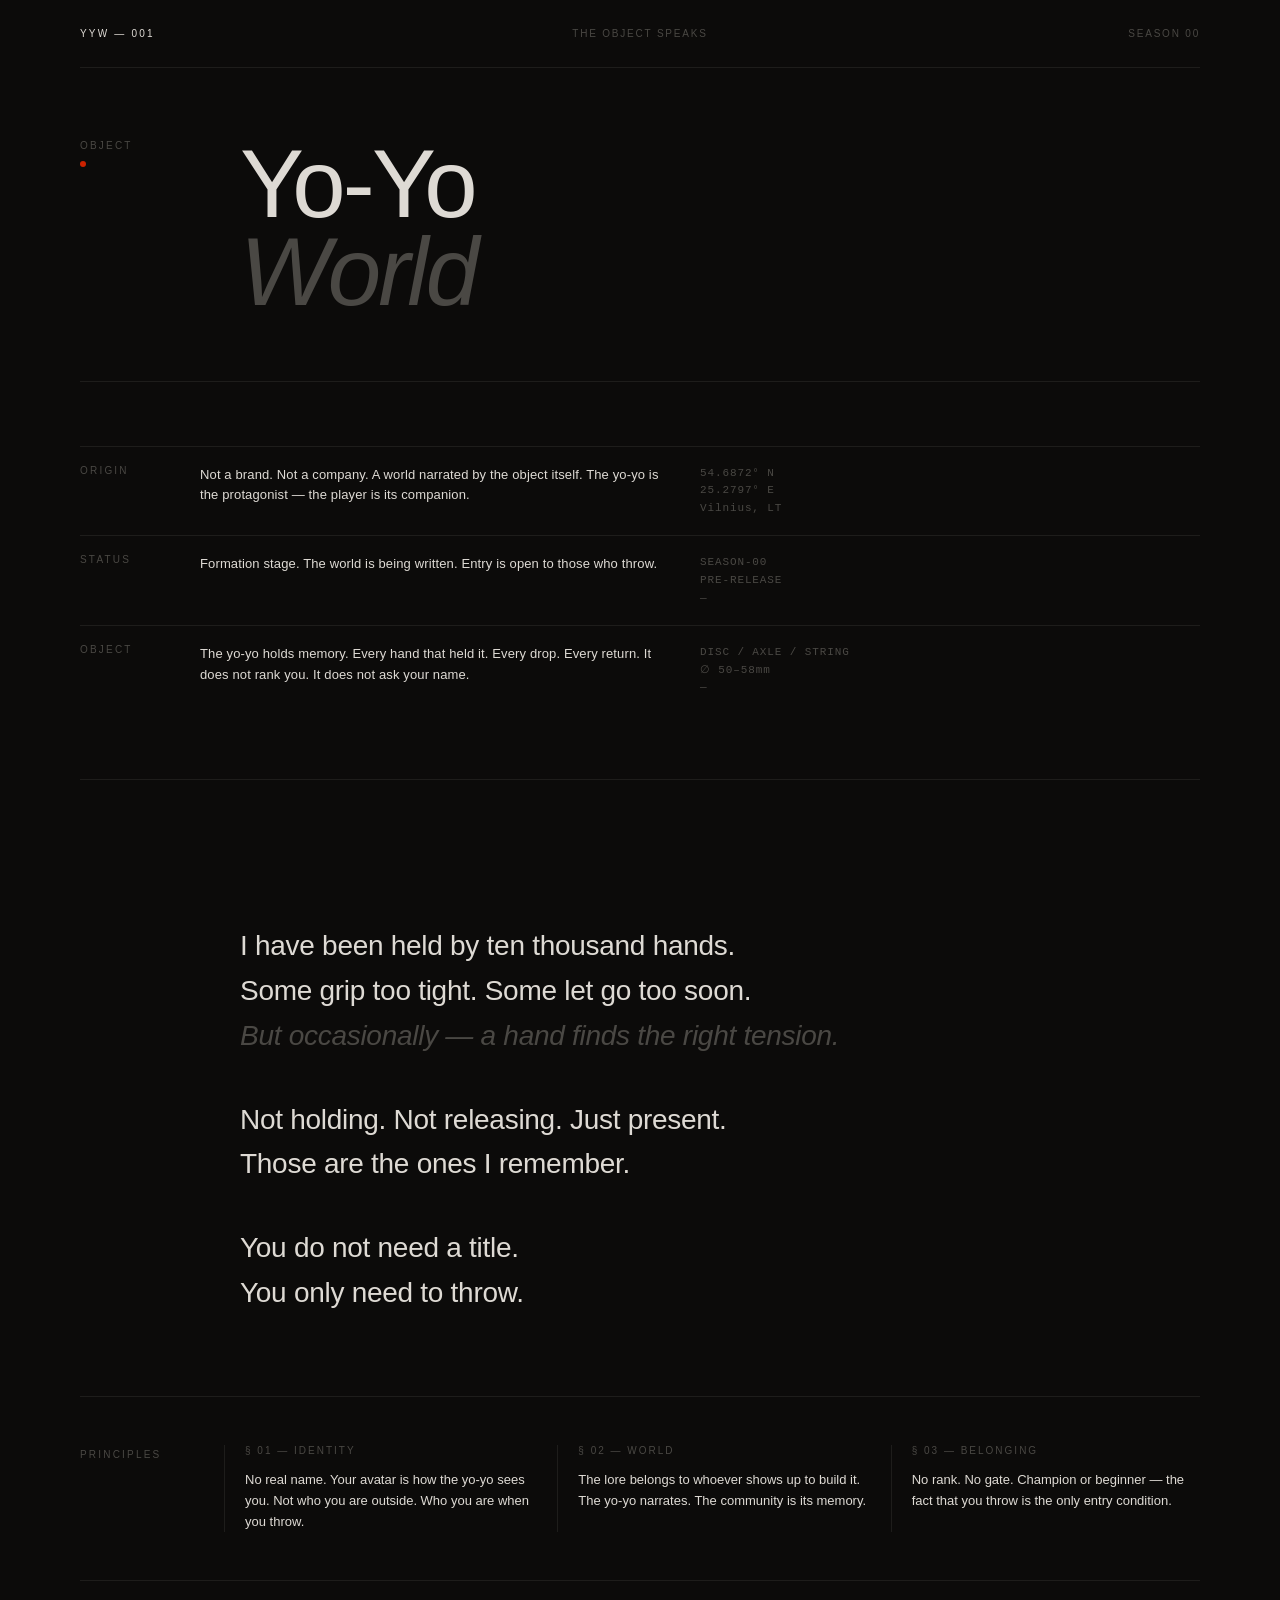
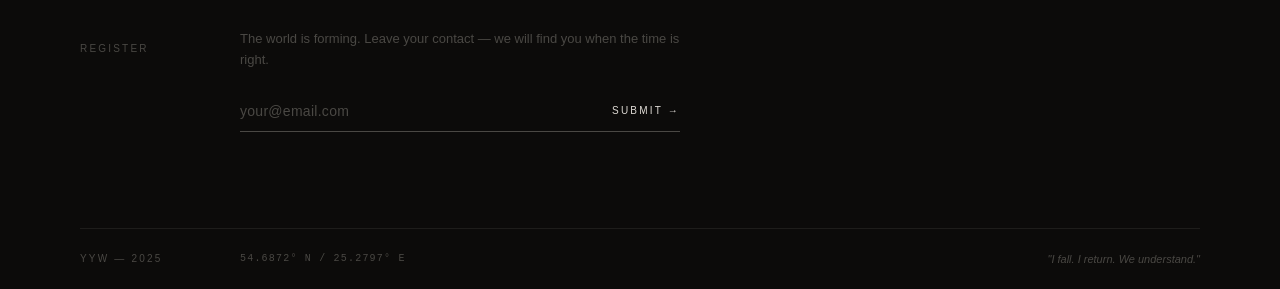
<file: index-2.html>
<!DOCTYPE html>
<html lang="en">
<head>
<meta charset="UTF-8">
<meta name="viewport" content="width=device-width, initial-scale=1.0">
<title>YYW — Yo-Yo World</title>
<style>
:root {
  --bg: #0c0b0a;
  --text: #dedad4;
  --muted: #4a4844;
  --dim: #1e1d1b;
  --red: #cc2200;
  --font: 'Helvetica Neue', Helvetica, Arial, sans-serif;
}

* { margin: 0; padding: 0; box-sizing: border-box; }
html { font-size: 16px; }

body {
  background: var(--bg);
  color: var(--text);
  font-family: var(--font);
  font-weight: 400;
  min-height: 100vh;
  -webkit-font-smoothing: antialiased;
}

.page {
  max-width: 1200px;
  margin: 0 auto;
  padding: 0 40px;
}

header {
  display: grid;
  grid-template-columns: 1fr 1fr 1fr;
  align-items: start;
  padding: 28px 0;
  border-bottom: 1px solid var(--dim);
}

.h-left { font-size: 10px; letter-spacing: 0.22em; text-transform: uppercase; }
.h-center { font-size: 10px; letter-spacing: 0.18em; text-transform: uppercase; color: var(--muted); text-align: center; }
.h-right { font-size: 10px; letter-spacing: 0.18em; text-transform: uppercase; color: var(--muted); text-align: right; }

.designation {
  padding: 72px 0 0;
  display: grid;
  grid-template-columns: 120px 1fr;
  gap: 0 40px;
  align-items: start;
}

.obj-num { font-size: 10px; letter-spacing: 0.22em; text-transform: uppercase; color: var(--muted); display: block; margin-bottom: 10px; }
.obj-dot { width: 6px; height: 6px; background: var(--red); border-radius: 50%; display: block; }

h1 {
  font-size: clamp(52px, 7.5vw, 108px);
  font-weight: 300;
  line-height: 0.92;
  letter-spacing: -0.03em;
}

h1 .italic { font-style: italic; color: var(--muted); }

.divider { border: none; border-top: 1px solid var(--dim); margin: 64px 0; }

.spec-grid { display: grid; grid-template-columns: 120px 1fr 1fr; }

.spec-label {
  font-size: 10px; letter-spacing: 0.22em; text-transform: uppercase;
  color: var(--muted); padding: 18px 0; border-top: 1px solid var(--dim);
}

.spec-value {
  font-size: 13px; font-weight: 300; color: var(--text);
  padding: 18px 40px 18px 0; border-top: 1px solid var(--dim);
  line-height: 1.6; letter-spacing: 0.01em;
}

.spec-value.mono {
  font-family: 'Courier New', monospace; font-size: 11px;
  letter-spacing: 0.08em; color: var(--muted);
}

.statement-block {
  padding: 80px 0;
  display: grid;
  grid-template-columns: 120px 1fr;
  gap: 0 40px;
}

.statement-text {
  font-size: clamp(18px, 2.4vw, 28px);
  font-weight: 300; line-height: 1.6;
  letter-spacing: -0.01em;
}

.statement-text p + p { margin-top: 1.4em; }
.statement-text em { font-style: italic; color: var(--muted); }

.laws {
  border-top: 1px solid var(--dim);
  padding: 48px 0;
  display: grid;
  grid-template-columns: 120px repeat(3, 1fr);
  gap: 0 24px;
}

.laws-header { font-size: 10px; letter-spacing: 0.22em; text-transform: uppercase; color: var(--muted); padding-top: 4px; }

.law { border-left: 1px solid var(--dim); padding: 0 0 0 20px; }
.law-num { font-size: 10px; letter-spacing: 0.2em; color: var(--muted); text-transform: uppercase; display: block; margin-bottom: 14px; }
.law-text { font-size: 13px; font-weight: 400; line-height: 1.6; }

.waitlist-block {
  border-top: 1px solid var(--dim);
  padding: 48px 0 72px;
  display: grid;
  grid-template-columns: 120px 1fr;
  gap: 0 40px;
  align-items: start;
}

.waitlist-label { font-size: 10px; letter-spacing: 0.22em; text-transform: uppercase; color: var(--muted); padding-top: 14px; }

.waitlist-form p { font-size: 13px; font-weight: 300; color: var(--muted); margin-bottom: 20px; line-height: 1.6; max-width: 440px; }

.input-row { display: flex; border-bottom: 1px solid var(--muted); max-width: 440px; margin-bottom: 12px; }

.input-row input {
  flex: 1; background: none; border: none; outline: none;
  font-family: var(--font); font-size: 14px; font-weight: 300;
  color: var(--text); padding: 12px 0; letter-spacing: 0.02em;
}

.input-row input::placeholder { color: var(--muted); }

.input-row button {
  background: none; border: none; cursor: pointer;
  font-family: var(--font); font-size: 10px; font-weight: 500;
  letter-spacing: 0.22em; text-transform: uppercase;
  color: var(--text); padding: 12px 0 12px 20px; transition: color 0.2s;
}

.input-row button:hover { color: var(--muted); }

.confirm-msg {
  font-size: 11px; letter-spacing: 0.15em; text-transform: uppercase;
  color: var(--muted); opacity: 0; transition: opacity 0.5s;
}
.confirm-msg.show { opacity: 1; }

footer {
  border-top: 1px solid var(--dim);
  padding: 24px 0;
  display: grid;
  grid-template-columns: 120px 1fr 1fr;
  gap: 0 40px;
  align-items: center;
}

.footer-ref { font-size: 10px; letter-spacing: 0.22em; text-transform: uppercase; color: var(--muted); }
.footer-coord { font-family: 'Courier New', monospace; font-size: 10px; letter-spacing: 0.12em; color: var(--muted); }
.footer-right { font-size: 11px; font-style: italic; color: var(--muted); text-align: right; font-weight: 300; }

@media (max-width: 680px) {
  .page { padding: 0 24px; }
  header { grid-template-columns: 1fr 1fr; }
  .h-center { display: none; }
  .designation { grid-template-columns: 1fr; gap: 24px 0; }
  .spec-grid { grid-template-columns: 1fr; }
  .spec-label { border-top: none; padding: 6px 0 2px; }
  .spec-value { padding: 0 0 18px; border-top: none; }
  .statement-block { grid-template-columns: 1fr; }
  .laws { grid-template-columns: 1fr; gap: 0; }
  .laws-header { display: none; }
  .law { border-left: none; border-top: 1px solid var(--dim); padding: 20px 0 0; margin-bottom: 24px; }
  .waitlist-block { grid-template-columns: 1fr; }
  .waitlist-label { padding-top: 0; margin-bottom: 12px; }
  footer { grid-template-columns: 1fr 1fr; }
  .footer-coord { display: none; }
}
</style>
</head>
<body>
<div class="page">

  <header>
    <span class="h-left">YYW — 001</span>
    <span class="h-center">The Object Speaks</span>
    <span class="h-right">Season 00</span>
  </header>

  <div class="designation">
    <div>
      <span class="obj-num">Object</span>
      <span class="obj-dot"></span>
    </div>
    <h1>Yo-Yo<br><span class="italic">World</span></h1>
  </div>

  <hr class="divider">

  <div class="spec-grid">
    <div class="spec-label">Origin</div>
    <div class="spec-value">Not a brand. Not a company. A world narrated by the object itself. The yo-yo is the protagonist — the player is its companion.</div>
    <div class="spec-value mono">54.6872° N<br>25.2797° E<br>Vilnius, LT</div>

    <div class="spec-label">Status</div>
    <div class="spec-value">Formation stage. The world is being written. Entry is open to those who throw.</div>
    <div class="spec-value mono">SEASON-00<br>PRE-RELEASE<br>—</div>

    <div class="spec-label">Object</div>
    <div class="spec-value">The yo-yo holds memory. Every hand that held it. Every drop. Every return. It does not rank you. It does not ask your name.</div>
    <div class="spec-value mono">DISC / AXLE / STRING<br>∅ 50–58mm<br>—</div>
  </div>

  <hr class="divider">

  <div class="statement-block">
    <div></div>
    <div class="statement-text">
      <p>I have been held by ten thousand hands.<br>
      Some grip too tight. Some let go too soon.<br>
      <em>But occasionally — a hand finds the right tension.</em></p>
      <p>Not holding. Not releasing. Just present.<br>
      Those are the ones I remember.</p>
      <p>You do not need a title.<br>
      You only need to throw.</p>
    </div>
  </div>

  <div class="laws">
    <div class="laws-header">Principles</div>
    <div class="law">
      <span class="law-num">§ 01 — Identity</span>
      <p class="law-text">No real name. Your avatar is how the yo-yo sees you. Not who you are outside. Who you are when you throw.</p>
    </div>
    <div class="law">
      <span class="law-num">§ 02 — World</span>
      <p class="law-text">The lore belongs to whoever shows up to build it. The yo-yo narrates. The community is its memory.</p>
    </div>
    <div class="law">
      <span class="law-num">§ 03 — Belonging</span>
      <p class="law-text">No rank. No gate. Champion or beginner — the fact that you throw is the only entry condition.</p>
    </div>
  </div>

  <div class="waitlist-block">
    <div class="waitlist-label">Register</div>
    <div class="waitlist-form">
      <p>The world is forming. Leave your contact — we will find you when the time is right.</p>
      <div class="input-row">
        <input type="email" id="email" placeholder="your@email.com" autocomplete="off">
        <button onclick="join()">Submit →</button>
      </div>
      <div class="confirm-msg" id="confirm">Registered. The yo-yo knows.</div>
    </div>
  </div>

  <footer>
    <span class="footer-ref">YYW — 2025</span>
    <span class="footer-coord">54.6872° N / 25.2797° E</span>
    <span class="footer-right">"I fall. I return. We understand."</span>
  </footer>

</div>
<script>
function join() {
  const input = document.getElementById('email');
  const confirm = document.getElementById('confirm');
  if (!input.value || !input.value.includes('@')) { input.focus(); return; }
  input.value = '';
  input.placeholder = '—';
  input.disabled = true;
  confirm.classList.add('show');
}
document.getElementById('email').addEventListener('keydown', e => {
  if (e.key === 'Enter') join();
});
</script>
</body>
</html>
</file>
